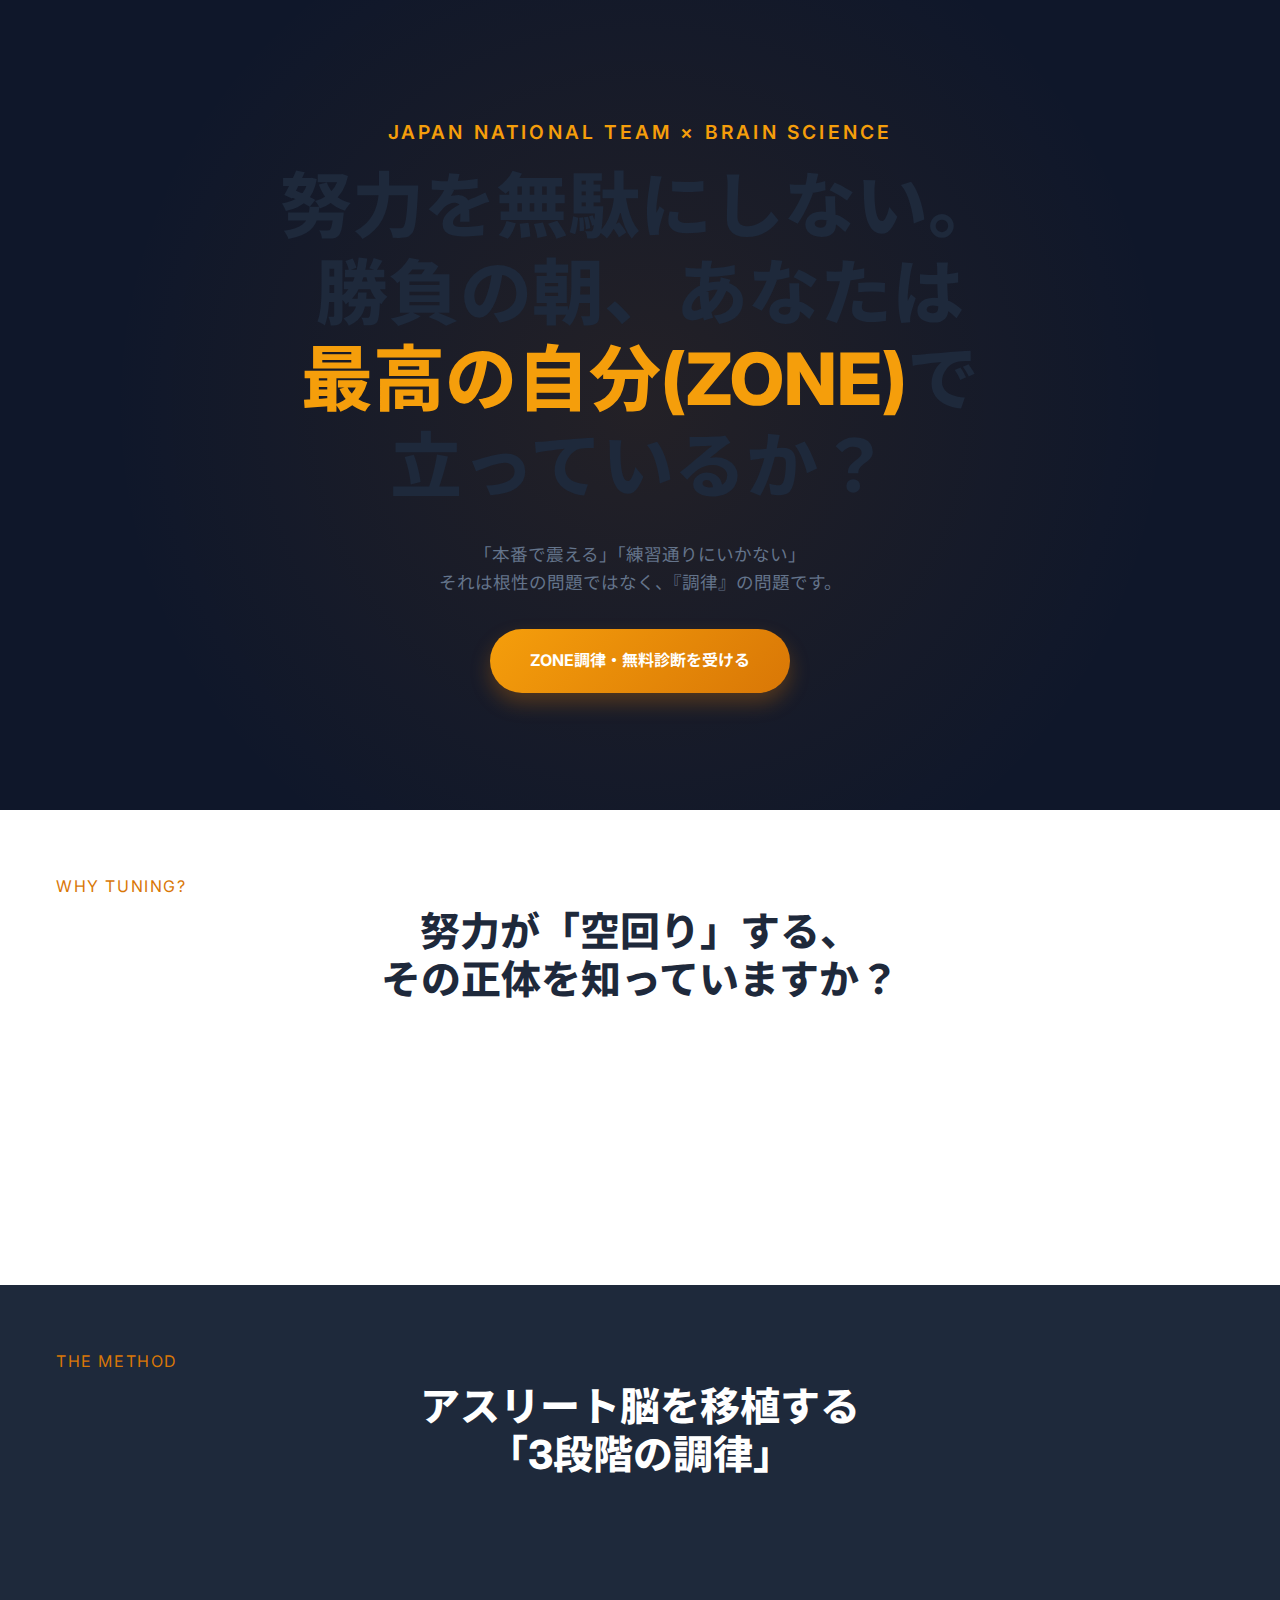
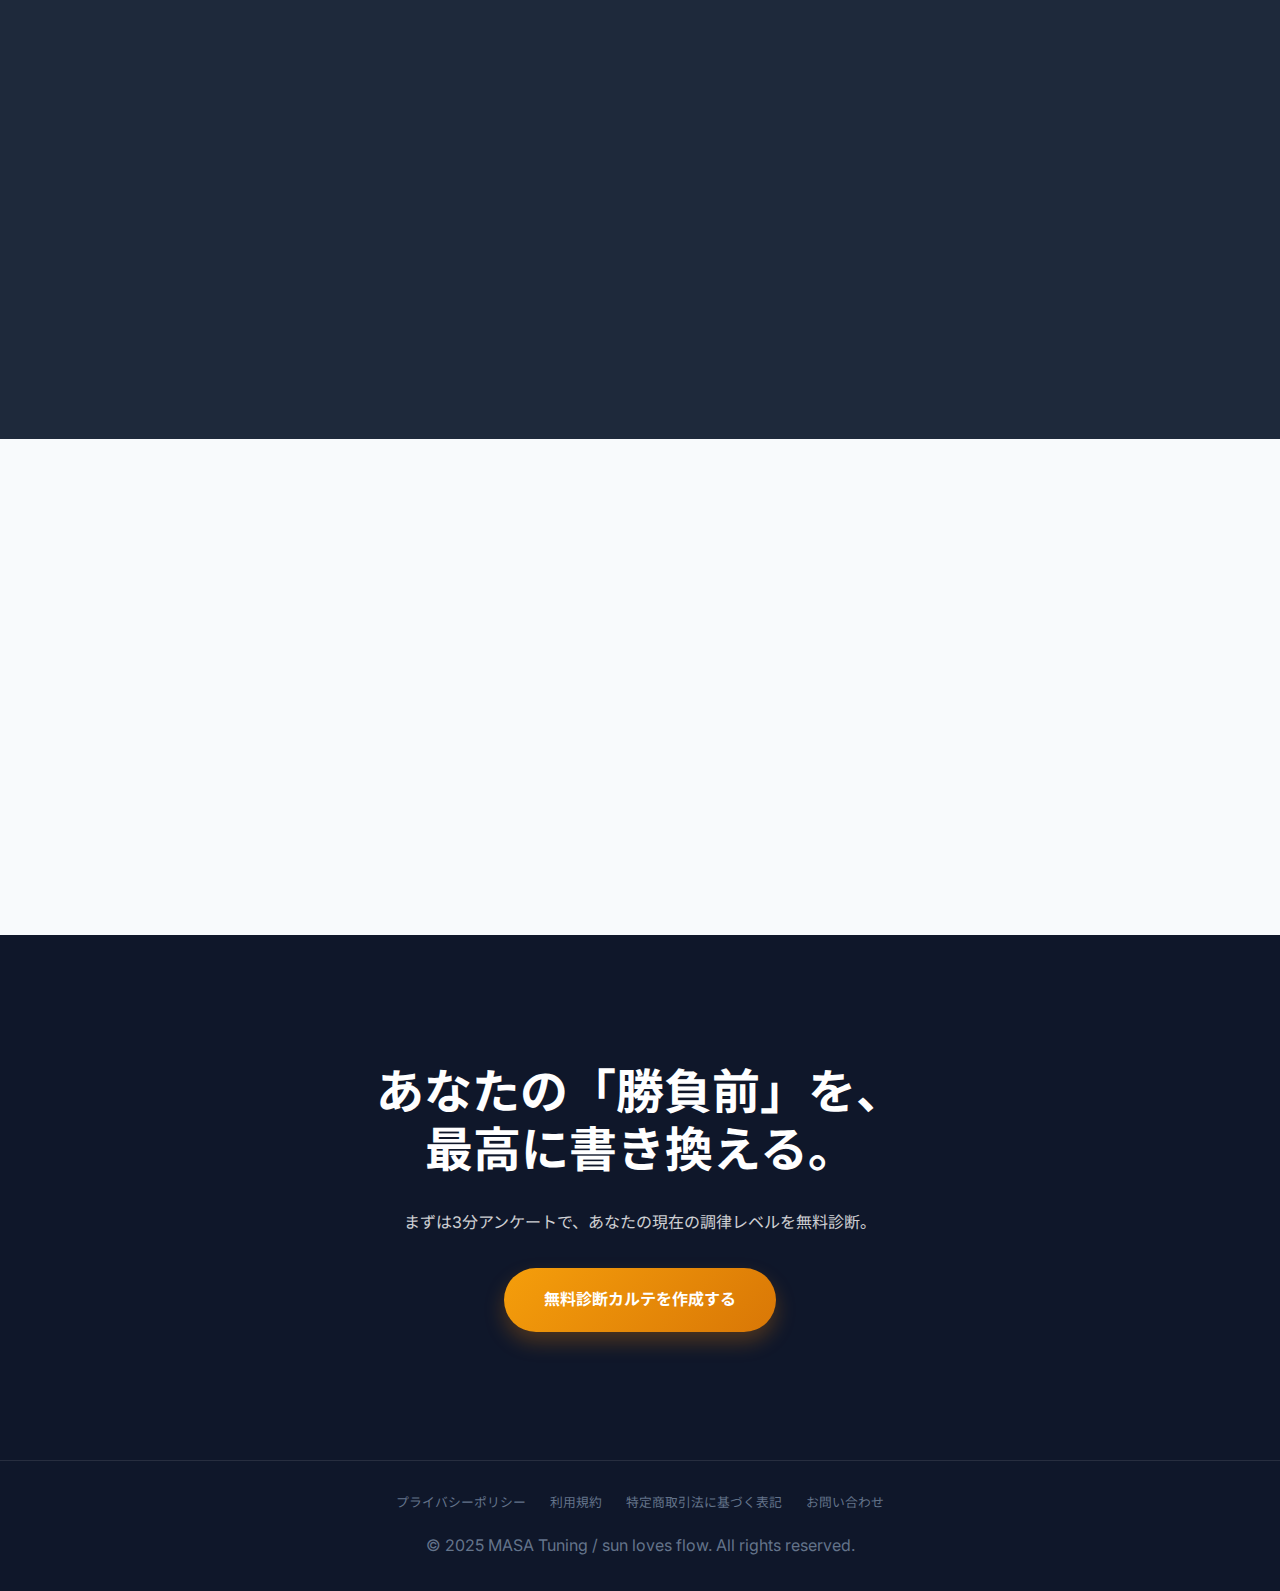
<file: index.html>
<!DOCTYPE html>
<html lang="ja">
<head>
    <meta charset="UTF-8">
    <meta name="viewport" content="width=device-width, initial-scale=1.0">
    <title>MASA Tuning - 勝負前の調律屋</title>
    <link rel="preconnect" href="https://fonts.googleapis.com">
    <link rel="preconnect" href="https://fonts.gstatic.com" crossorigin>
    <link href="https://fonts.googleapis.com/css2?family=Inter:wght@400;700;800&family=Noto+Sans+JP:wght@400;700;900&display=swap" rel="stylesheet">
    <link rel="stylesheet" href="css/styles.css">
</head>
<body>
    <!-- Hero Section -->
    <header class="hero">
        <div class="container hero-content">
            <p class="hero-tagline">JAPAN NATIONAL TEAM × BRAIN SCIENCE</p>
            <h1 class="hero-title">
                努力を無駄にしない。<br>
                勝負の朝、あなたは<br>
                <span style="color: var(--primary-light);">最高の自分(ZONE)</span>で<br>
                立っているか？
            </h1>
            <p class="hero-desc">
                「本番で震える」「練習通りにいかない」<br>
                それは根性の問題ではなく、『調律』の問題です。
            </p>
            <div class="hero-actions">
                <a href="#diagnosis" class="btn btn-primary">ZONE調律・無料診断を受ける</a>
            </div>
        </div>
    </header>

    <main>
        <!-- Problem Section -->
        <section class="problem" id="problem">
            <div class="container">
                <span class="section-accent">WHY TUNING?</span>
                <h2 class="section-title">努力が「空回り」する、<br>その正体を知っていますか？</h2>
                <div class="grid">
                    <div class="card">
                        <h3>01. 本番の震え</h3>
                        <p>練習では100%出せても、本番の空気に飲まれて体が固まってしまう。</p>
                    </div>
                    <div class="card">
                        <h3>02. 集中力の欠如</h3>
                        <p>雑念が入り、目の前の瞬間に没頭（FLOW）できない。</p>
                    </div>
                    <div class="card">
                        <h3>03. 蓄積する疲労</h3>
                        <p>大事な勝負の日に、心身のコンディションがピークに届かない。</p>
                    </div>
                </div>
            </div>
        </section>

        <!-- Method Section -->
        <section class="method" id="method">
            <div class="container">
                <span class="section-accent">THE METHOD</span>
                <h2 class="section-title">アスリート脳を移植する<br>「3段階の調律」</h2>
                <div class="method-list">
                    <div class="method-item">
                        <div class="method-number">01</div>
                        <div>
                            <h3>脳の調律 (Brain)</h3>
                            <p>視覚や前庭覚、神経系を刺激し、0.1秒で戦える脳の状態を作ります。</p>
                        </div>
                    </div>
                    <div class="method-item">
                        <div class="method-number">02</div>
                        <div>
                            <h3>体の調律 (Body)</h3>
                            <p>呼吸・姿勢・バイオメカニクスを整え、最小限の力で最大出力を引き出します。</p>
                        </div>
                    </div>
                    <div class="method-item">
                        <div class="method-number">03</div>
                        <div>
                            <h3>精神の調律 (Spirit)</h3>
                            <p>勝負前の「儀式」を確立し、どんな環境でも一瞬でZONEに入ります。</p>
                        </div>
                    </div>
                </div>
            </div>
        </section>

        <!-- Profile Section -->
        <section class="profile" id="profile">
            <div class="container">
                <div class="profile-content">
                    <div class="profile-image">
                        <!-- 写真を挿入可能 -->
                        MASA'S IMAGE
                    </div>
                    <div class="profile-text">
                        <span class="section-accent">WHO IS MASA?</span>
                        <h2 class="section-title">日本代表 × 脳科学 × フィジカル<br>勝負の地平を知る「調律屋」</h2>
                        <p>
                            「sun loves flow：和・太陽・流れ」を掲げ、
                            勝ち負けを超えた“整って勝つ/整って生きる”を文化にする活動を展開。<br><br>
                            アスリートからビジネスリーダーまで、
                            人生の「勝負前」を最高にするパートナーとして伴走します。
                        </p>
                    </div>
                </div>
            </div>
        </section>

        <!-- CTA Section -->
        <section class="cta" id="diagnosis">
            <div class="container">
                <h2>あなたの「勝負前」を、<br>最高に書き換える。</h2>
                <p style="margin-bottom: var(--space-md); opacity: 0.8;">まずは3分アンケートで、あなたの現在の調律レベルを無料診断。</p>
                <div class="hero-actions">
                    <a href="https://tally.so/r/YOUR_TALLY_ID" class="btn btn-primary">無料診断カルテを作成する</a>
                </div>
            </div>
        </section>
    </main>

    <footer>
        <div class="container">
            <div class="footer-links" style="margin-bottom: 20px; font-size: 0.8rem;">
                <a href="legal/privacy.html" style="color: var(--text-light); text-decoration: none; margin: 0 10px;">プライバシーポリシー</a>
                <a href="legal/terms.html" style="color: var(--text-light); text-decoration: none; margin: 0 10px;">利用規約</a>
                <a href="legal/tokushoho.html" style="color: var(--text-light); text-decoration: none; margin: 0 10px;">特定商取引法に基づく表記</a>
                <a href="legal/contact.html" style="color: var(--text-light); text-decoration: none; margin: 0 10px;">お問い合わせ</a>
            </div>
            <p>&copy; 2025 MASA Tuning / sun loves flow. All rights reserved.</p>
        </div>
    </footer>

    <script src="js/main.js"></script>
    <!-- antigravity connection test: 2025-12-25 -->
</body>
</html>
</file>
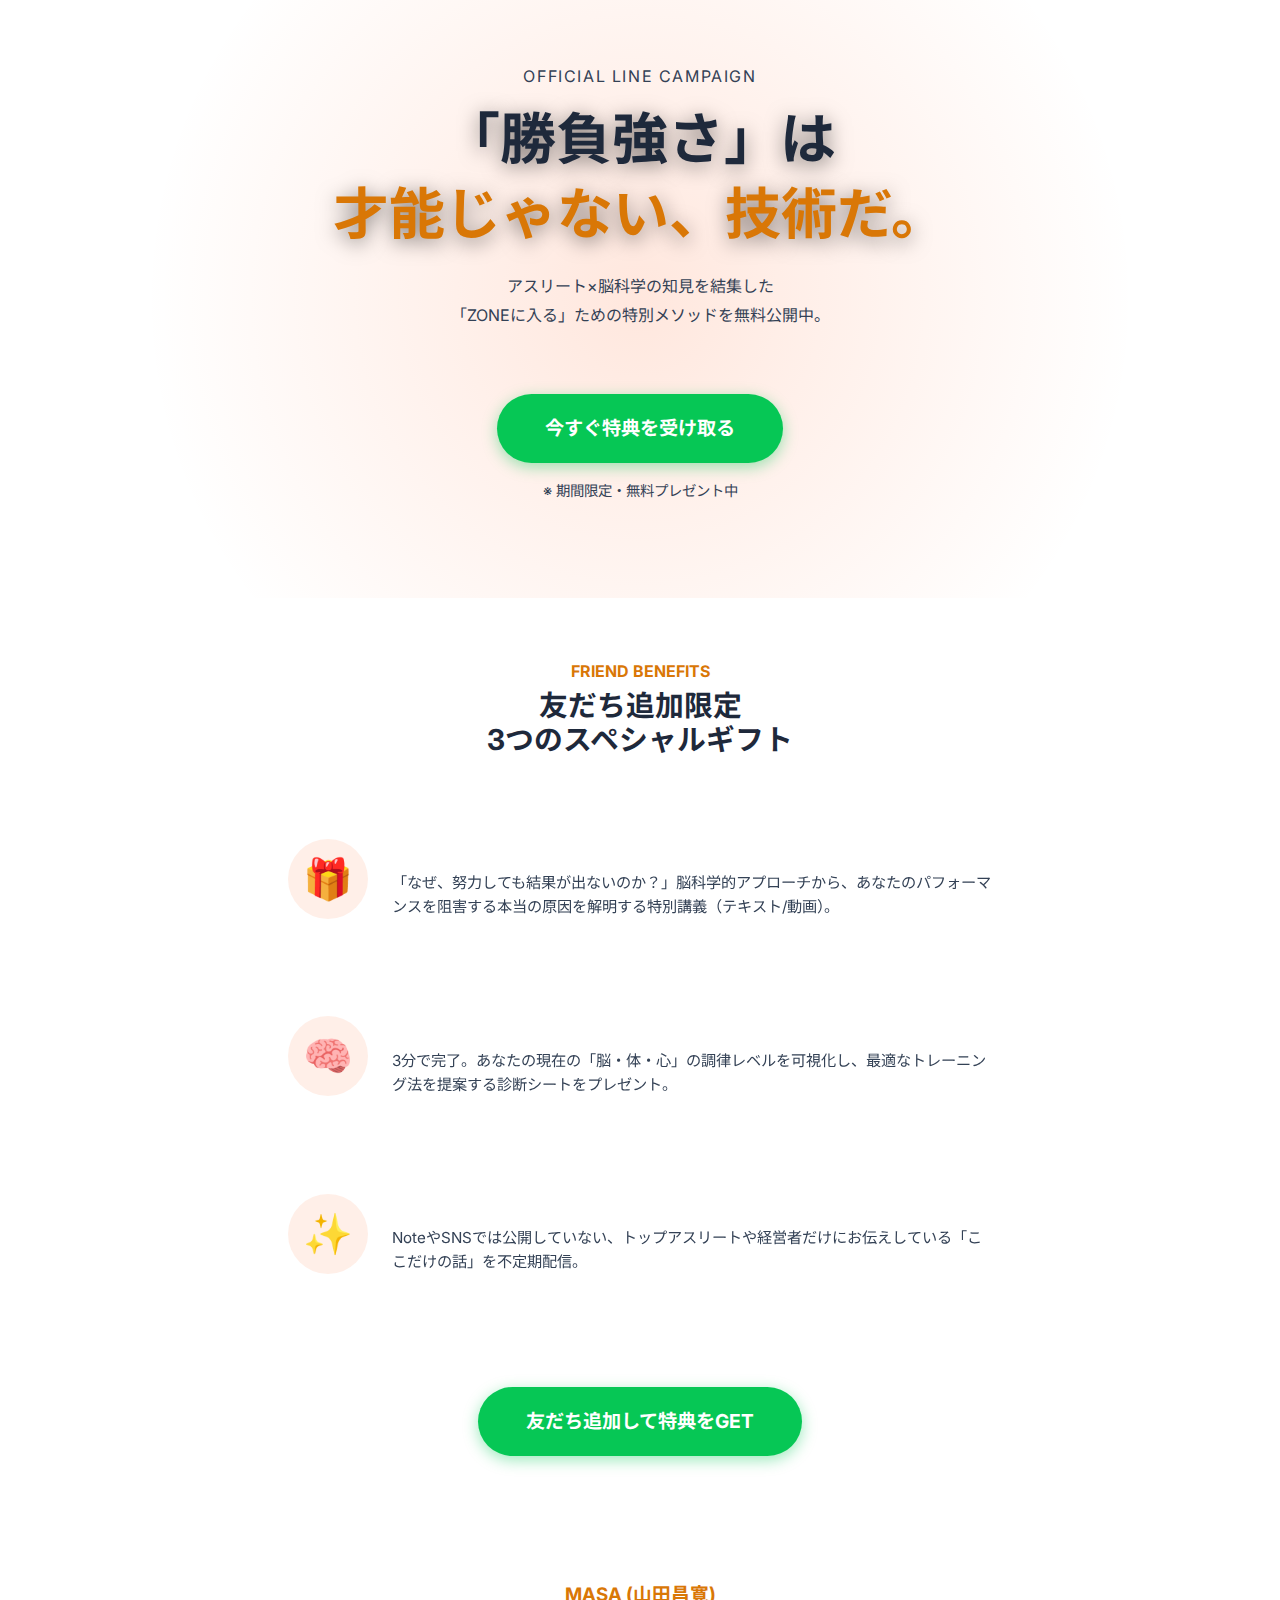
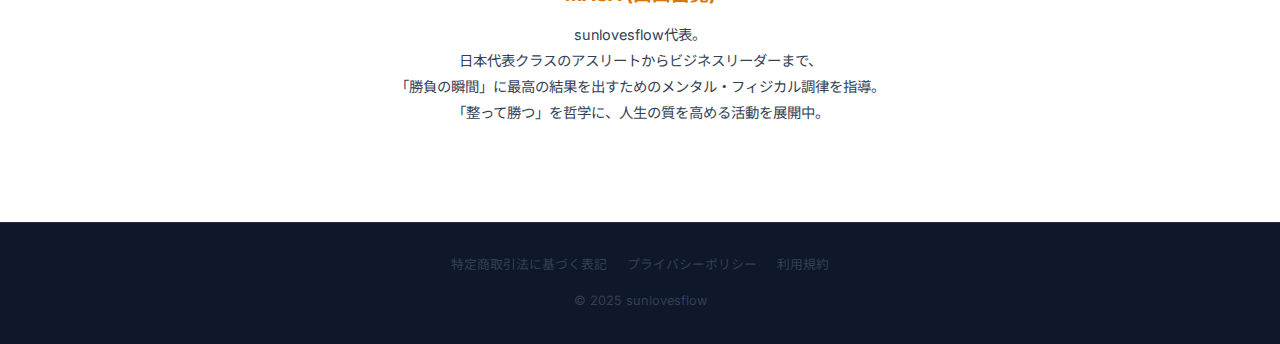
<file: line.html>
<!DOCTYPE html>
<html lang="ja">
<head>
    <meta charset="UTF-8">
    <meta name="viewport" content="width=device-width, initial-scale=1.0">
    <title>sunlovesflow - 公式LINE友だち追加キャンペーン</title>
    <link rel="preconnect" href="https://fonts.googleapis.com">
    <link rel="preconnect" href="https://fonts.gstatic.com" crossorigin>
    <link href="https://fonts.googleapis.com/css2?family=Inter:wght@400;700;800&family=Noto+Sans+JP:wght@400;700;900&display=swap" rel="stylesheet">
    <link rel="stylesheet" href="css/styles.css">
    <style>
        /* Page-specific overrides for Line LP */
        body {
            display: block; /* Override flex centered layout from index */
            background-color: var(--bg);
            min-height: auto;
        }
        .lp-header {
            text-align: center;
            padding: 4rem 1rem;
            background: radial-gradient(circle at center, rgba(255, 95, 31, 0.15) 0%, transparent 70%);
        }
        .lp-header h1 {
            font-size: clamp(2rem, 5vw, 3.5rem);
            line-height: 1.2;
            margin-bottom: 1.5rem;
            text-shadow: 0 4px 20px rgba(0,0,0,0.5);
        }
        .highlight {
            color: var(--primary);
            display: block;
            margin-top: 0.5rem;
        }
        .cta-section {
            text-align: center;
            padding: 2rem 1rem;
        }
        .line-btn {
            display: inline-block;
            background-color: #06C755; /* LINE Green */
            color: white;
            font-weight: 700;
            font-size: 1.2rem;
            padding: 1.2rem 3rem;
            border-radius: 99px;
            text-decoration: none;
            box-shadow: 0 4px 15px rgba(6, 199, 85, 0.4);
            transition: transform 0.2s, box-shadow 0.2s;
            animation: pulse 2s infinite;
        }
        .line-btn:hover {
            transform: translateY(-2px);
            box-shadow: 0 6px 20px rgba(6, 199, 85, 0.6);
        }
        @keyframes pulse {
            0% { box-shadow: 0 0 0 0 rgba(6, 199, 85, 0.7); }
            70% { box-shadow: 0 0 0 15px rgba(6, 199, 85, 0); }
            100% { box-shadow: 0 0 0 0 rgba(6, 199, 85, 0); }
        }
        .gifts-section {
            max-width: 800px;
            margin: 4rem auto;
            padding: 0 1rem;
        }
        .gift-card {
            background: rgba(255, 255, 255, 0.05);
            border: 1px solid var(--border);
            border-radius: 16px;
            padding: 2rem;
            margin-bottom: 2rem;
            display: flex;
            align-items: center;
            gap: 1.5rem;
            backdrop-filter: blur(10px);
        }
        .gift-icon {
            font-size: 2.5rem;
            color: var(--primary);
            background: rgba(255, 95, 31, 0.1);
            width: 80px;
            height: 80px;
            display: flex;
            align-items: center;
            justify-content: center;
            border-radius: 50%;
            flex-shrink: 0;
        }
        .gift-content h3 {
            margin: 0 0 0.5rem 0;
            font-size: 1.3rem;
            color: white;
        }
        .gift-content p {
            margin: 0;
            color: var(--text-dim);
            font-size: 0.95rem;
        }
        .profile-mini {
            max-width: 600px;
            margin: 4rem auto;
            text-align: center;
            padding: 2rem;
            border-top: 1px solid var(--border);
        }
        .footer-links {
            text-align: center;
            padding: 2rem;
            font-size: 0.8rem;
            color: var(--text-dim);
        }
        .footer-links a {
            color: var(--text-dim);
            text-decoration: none;
            margin: 0 0.5rem;
        }
    </style>
</head>
<body>

    <header class="lp-header">
        <p style="color: var(--text-dim); letter-spacing: 0.1em; margin-bottom: 1rem;">OFFICIAL LINE CAMPAIGN</p>
        <h1>
            「勝負強さ」は<br>
            <span class="highlight">才能じゃない、技術だ。</span>
        </h1>
        <p style="max-width: 600px; margin: 0 auto 2rem; line-height: 1.8;">
            アスリート×脳科学の知見を結集した<br>
            「ZONEに入る」ための特別メソッドを無料公開中。
        </p>
        <div class="cta-section">
            <a href="https://line.me/R/ti/p/@YOUR_LINE_ID" class="line-btn">
                今すぐ特典を受け取る
            </a>
            <p style="margin-top: 1rem; font-size: 0.9rem; color: var(--text-dim);">※ 期間限定・無料プレゼント中</p>
        </div>
    </header>

    <section class="gifts-section">
        <h2 style="text-align: center; margin-bottom: 3rem; font-size: 1.8rem;">
            <span style="color: var(--primary); font-size: 1rem; display: block; margin-bottom: 0.5rem;">FRIEND BENEFITS</span>
            友だち追加限定<br>3つのスペシャルギフト
        </h2>

        <div class="gift-card">
            <div class="gift-icon">🎁</div>
            <div class="gift-content">
                <h3>Gift 01. 5日間集中講義</h3>
                <p>「なぜ、努力しても結果が出ないのか？」脳科学的アプローチから、あなたのパフォーマンスを阻害する本当の原因を解明する特別講義（テキスト/動画）。</p>
            </div>
        </div>

        <div class="gift-card">
            <div class="gift-icon">🧠</div>
            <div class="gift-content">
                <h3>Gift 02. "ZONE"診断シート</h3>
                <p>3分で完了。あなたの現在の「脳・体・心」の調律レベルを可視化し、最適なトレーニング法を提案する診断シートをプレゼント。</p>
            </div>
        </div>

        <div class="gift-card">
            <div class="gift-icon">✨</div>
            <div class="gift-content">
                <h3>Gift 03. シークレットコラム</h3>
                <p>NoteやSNSでは公開していない、トップアスリートや経営者だけにお伝えしている「ここだけの話」を不定期配信。</p>
            </div>
        </div>
        
        <div class="cta-section" style="margin-top: 3rem;">
            <a href="https://line.me/R/ti/p/@YOUR_LINE_ID" class="line-btn">
                友だち追加して特典をGET
            </a>
        </div>
    </section>

    <div class="profile-mini">
        <h3 style="color: var(--primary); margin-bottom: 1rem;">MASA (山田昌寛)</h3>
        <p style="font-size: 0.9rem; line-height: 1.8;">
            sunlovesflow代表。<br>
            日本代表クラスのアスリートからビジネスリーダーまで、<br>
            「勝負の瞬間」に最高の結果を出すためのメンタル・フィジカル調律を指導。<br>
            「整って勝つ」を哲学に、人生の質を高める活動を展開中。
        </p>
    </div>

    <footer class="footer-links">
        <div style="margin-bottom: 1rem;">
            <a href="legal.html">特定商取引法に基づく表記</a>
            <a href="privacy.html">プライバシーポリシー</a>
            <a href="terms.html">利用規約</a>
        </div>
        &copy; 2025 sunlovesflow
    </footer>

</body>
</html>
</file>
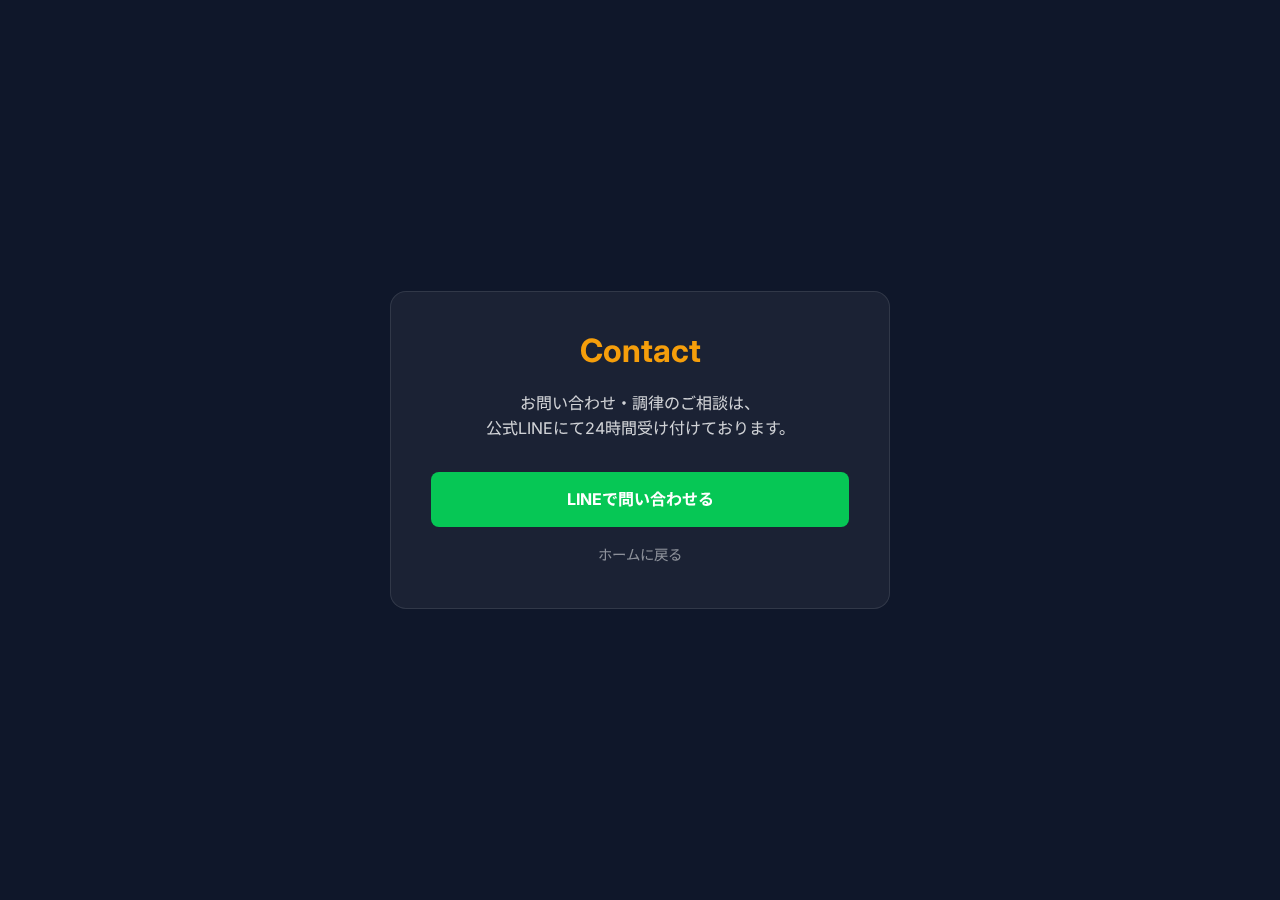
<file: legal/contact.html>
<!DOCTYPE html>
<html lang="ja">
<head>
    <meta charset="UTF-8">
    <meta name="viewport" content="width=device-width, initial-scale=1.0">
    <title>お問い合わせ - MASA Tuning</title>
    <link href="https://fonts.googleapis.com/css2?family=Inter:wght@400;700&family=Noto+Sans+JP:wght@400;700&display=swap" rel="stylesheet">
    <link rel="stylesheet" href="../css/styles.css">
    <style>
        body { background: var(--dark); color: white; min-height: 100vh; display: flex; align-items: center; justify-content: center; padding: 20px; }
        .contact-card { background: rgba(255,255,255,0.05); backdrop-filter: blur(10px); padding: 40px; border-radius: 16px; width: 100%; max-width: 500px; text-align: center; border: 1px solid rgba(255,255,255,0.1); }
        h1 { margin-bottom: 20px; color: var(--primary-light); }
        p { margin-bottom: 30px; opacity: 0.8; }
        .contact-btn { display: block; background: #06C755; color: white; padding: 15px; border-radius: 8px; text-decoration: none; font-weight: bold; margin-bottom: 15px; transition: transform 0.2s; }
        .contact-btn:hover { transform: scale(1.02); }
        .back-link { color: white; opacity: 0.5; text-decoration: none; font-size: 0.9rem; }
    </style>
</head>
<body>
    <div class="contact-card">
        <h1>Contact</h1>
        <p>お問い合わせ・調律のご相談は、<br>公式LINEにて24時間受け付けております。</p>
        <a href="YOUR_LINE_URL" class="contact-btn">LINEで問い合わせる</a>
        <a href="../index.html" class="back-link">ホームに戻る</a>
    </div>
</body>
</html>
</file>
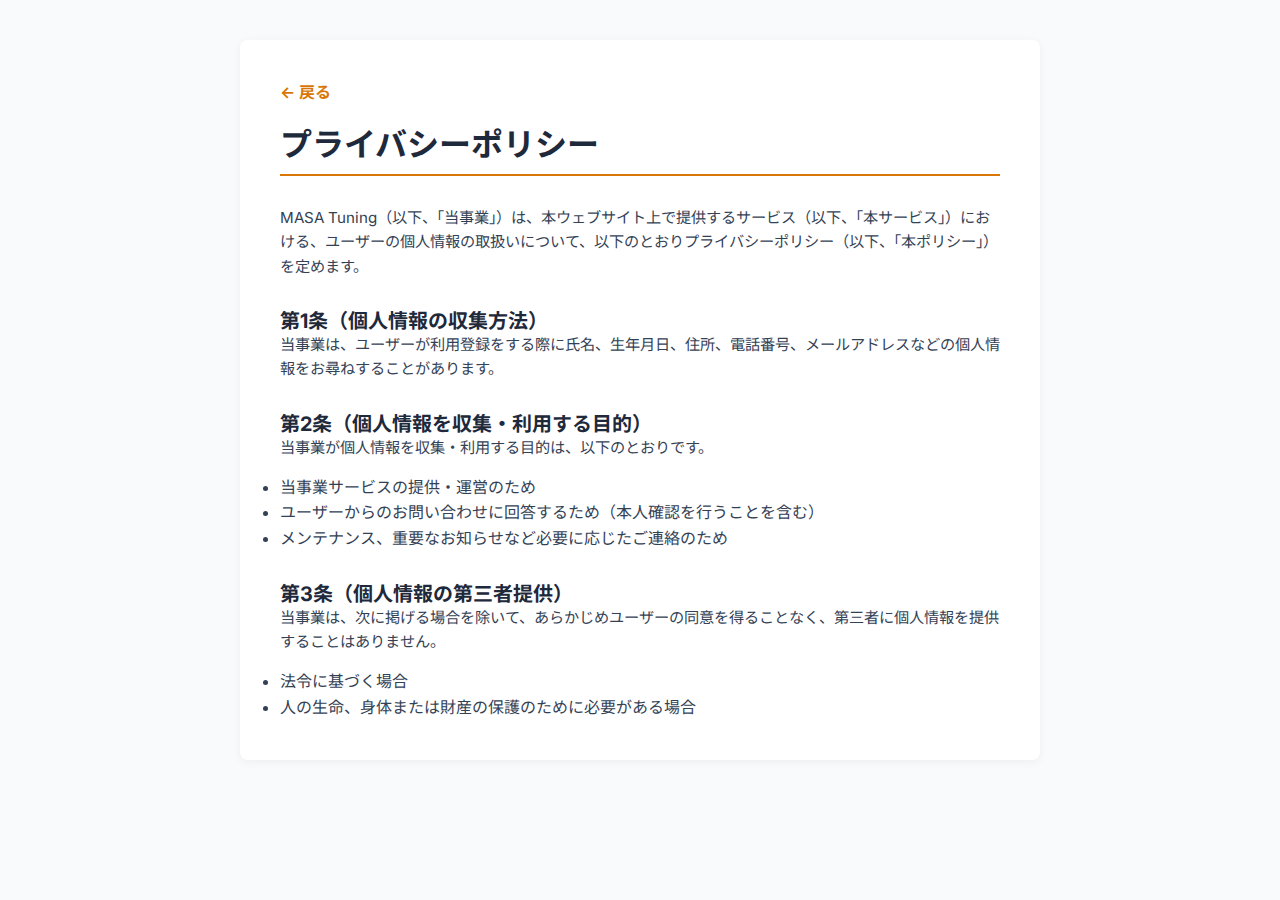
<file: legal/privacy.html>
<!DOCTYPE html>
<html lang="ja">
<head>
    <meta charset="UTF-8">
    <meta name="viewport" content="width=device-width, initial-scale=1.0">
    <title>プライバシーポリシー - MASA Tuning</title>
    <link href="https://fonts.googleapis.com/css2?family=Inter:wght@400;700&family=Noto+Sans+JP:wght@400;700&display=swap" rel="stylesheet">
    <link rel="stylesheet" href="../css/styles.css">
    <style>
        body { background: var(--light); color: var(--text); padding: 40px 20px; }
        .legal-container { max-width: 800px; margin: 0 auto; background: white; padding: 40px; border-radius: 8px; box-shadow: 0 2px 10px rgba(0,0,0,0.05); }
        h1 { border-bottom: 2px solid var(--primary); padding-bottom: 10px; margin-bottom: 30px; }
        h2 { margin-top: 30px; font-size: 1.25rem; color: var(--secondary); }
        p { margin-bottom: 15px; font-size: 0.95rem; }
        .back-link { display: inline-block; margin-bottom: 20px; color: var(--primary); text-decoration: none; font-weight: bold; }
    </style>
</head>
<body>
    <div class="legal-container">
        <a href="../index.html" class="back-link">← 戻る</a>
        <h1>プライバシーポリシー</h1>
        <p>MASA Tuning（以下、「当事業」）は、本ウェブサイト上で提供するサービス（以下、「本サービス」）における、ユーザーの個人情報の取扱いについて、以下のとおりプライバシーポリシー（以下、「本ポリシー」）を定めます。</p>

        <h2>第1条（個人情報の収集方法）</h2>
        <p>当事業は、ユーザーが利用登録をする際に氏名、生年月日、住所、電話番号、メールアドレスなどの個人情報をお尋ねすることがあります。</p>

        <h2>第2条（個人情報を収集・利用する目的）</h2>
        <p>当事業が個人情報を収集・利用する目的は、以下のとおりです。</p>
        <ul>
            <li>当事業サービスの提供・運営のため</li>
            <li>ユーザーからのお問い合わせに回答するため（本人確認を行うことを含む）</li>
            <li>メンテナンス、重要なお知らせなど必要に応じたご連絡のため</li>
        </ul>

        <h2>第3条（個人情報の第三者提供）</h2>
        <p>当事業は、次に掲げる場合を除いて、あらかじめユーザーの同意を得ることなく、第三者に個人情報を提供することはありません。</p>
        <ul>
            <li>法令に基づく場合</li>
            <li>人の生命、身体または財産の保護のために必要がある場合</li>
        </ul>
    </div>
</body>
</html>
</file>
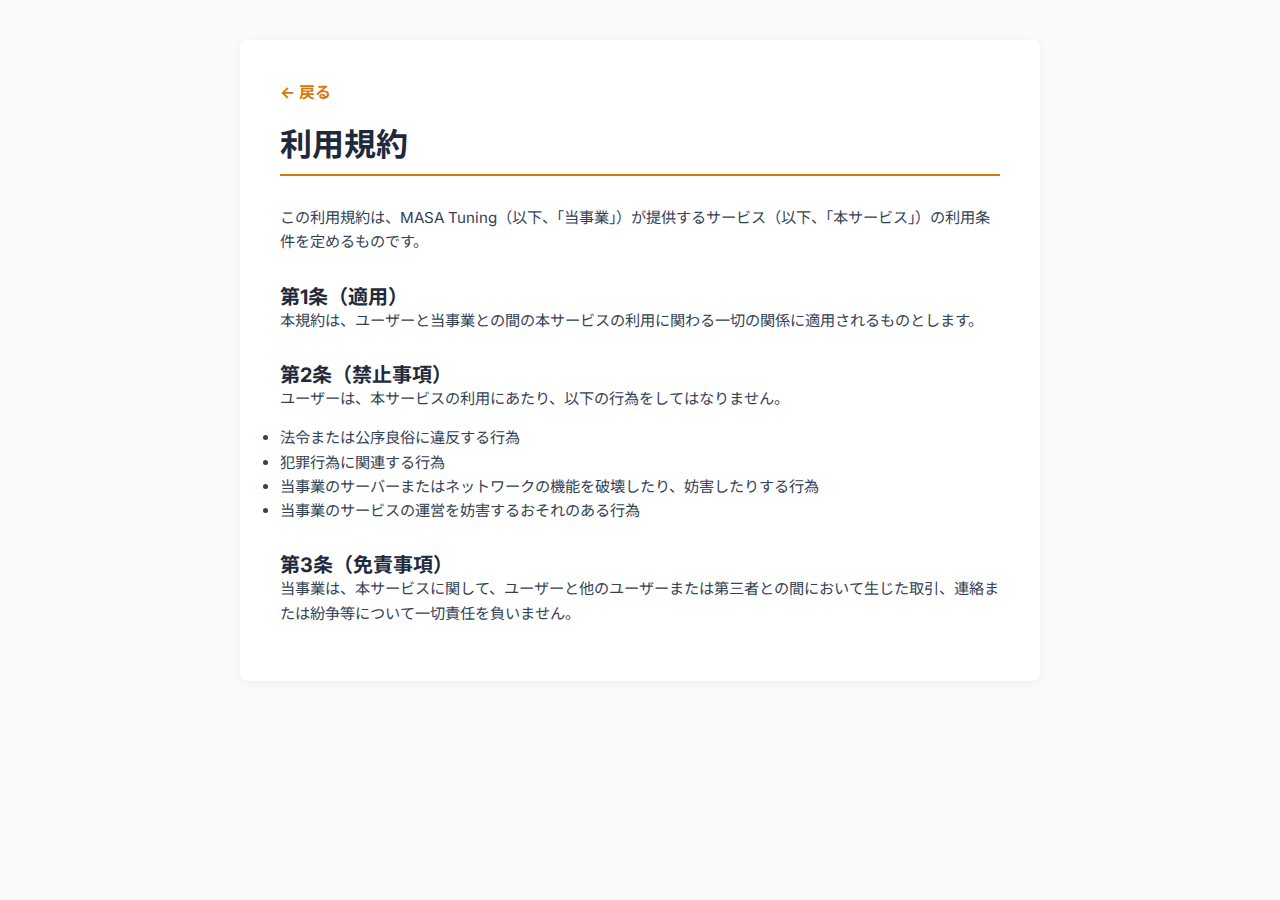
<file: legal/terms.html>
<!DOCTYPE html>
<html lang="ja">
<head>
    <meta charset="UTF-8">
    <meta name="viewport" content="width=device-width, initial-scale=1.0">
    <title>法的表記 - MASA Tuning</title>
    <link href="https://fonts.googleapis.com/css2?family=Inter:wght@400;700&family=Noto+Sans+JP:wght@400;700&display=swap" rel="stylesheet">
    <link rel="stylesheet" href="../css/styles.css">
    <style>
        body { background: var(--light); color: var(--text); padding: 40px 20px; }
        .legal-container { max-width: 800px; margin: 0 auto; background: white; padding: 40px; border-radius: 8px; box-shadow: 0 2px 10px rgba(0,0,0,0.05); }
        h1 { border-bottom: 2px solid var(--primary); padding-bottom: 10px; margin-bottom: 30px; }
        h2 { margin-top: 30px; font-size: 1.25rem; color: var(--secondary); }
        p, ul { margin-bottom: 15px; font-size: 0.95rem; }
        .back-link { display: inline-block; margin-bottom: 20px; color: var(--primary); text-decoration: none; font-weight: bold; }
    </style>
</head>
<body>
    <div class="legal-container">
        <a href="../index.html" class="back-link">← 戻る</a>
        <h1>利用規約</h1>
        <p>この利用規約は、MASA Tuning（以下、「当事業」）が提供するサービス（以下、「本サービス」）の利用条件を定めるものです。</p>
        
        <h2>第1条（適用）</h2>
        <p>本規約は、ユーザーと当事業との間の本サービスの利用に関わる一切の関係に適用されるものとします。</p>

        <h2>第2条（禁止事項）</h2>
        <p>ユーザーは、本サービスの利用にあたり、以下の行為をしてはなりません。</p>
        <ul>
            <li>法令または公序良俗に違反する行為</li>
            <li>犯罪行為に関連する行為</li>
            <li>当事業のサーバーまたはネットワークの機能を破壊したり、妨害したりする行為</li>
            <li>当事業のサービスの運営を妨害するおそれのある行為</li>
        </ul>

        <h2>第3条（免責事項）</h2>
        <p>当事業は、本サービスに関して、ユーザーと他のユーザーまたは第三者との間において生じた取引、連絡または紛争等について一切責任を負いません。</p>
    </div>
</body>
</html>
</file>
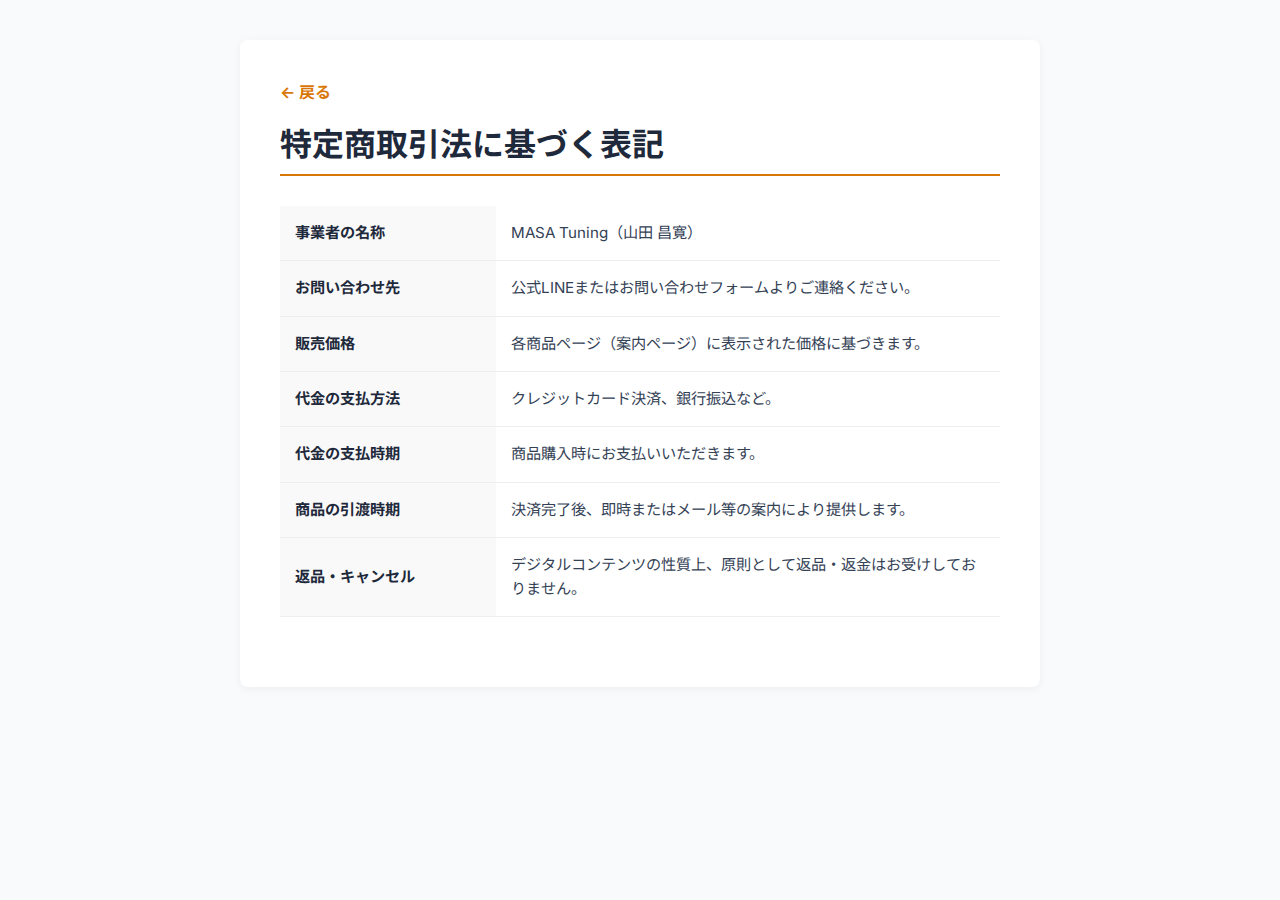
<file: legal/tokushoho.html>
<!DOCTYPE html>
<html lang="ja">
<head>
    <meta charset="UTF-8">
    <meta name="viewport" content="width=device-width, initial-scale=1.0">
    <title>特定商取引法に基づく表記 - MASA Tuning</title>
    <link href="https://fonts.googleapis.com/css2?family=Inter:wght@400;700&family=Noto+Sans+JP:wght@400;700&display=swap" rel="stylesheet">
    <link rel="stylesheet" href="../css/styles.css">
    <style>
        body { background: var(--light); color: var(--text); padding: 40px 20px; }
        .legal-container { max-width: 800px; margin: 0 auto; background: white; padding: 40px; border-radius: 8px; box-shadow: 0 2px 10px rgba(0,0,0,0.05); }
        h1 { border-bottom: 2px solid var(--primary); padding-bottom: 10px; margin-bottom: 30px; }
        table { width: 100%; border-collapse: collapse; margin-bottom: 30px; }
        th, td { text-align: left; padding: 15px; border-bottom: 1px solid #eee; font-size: 0.95rem; }
        th { width: 30%; background: #f9f9f9; color: var(--secondary); }
        .back-link { display: inline-block; margin-bottom: 20px; color: var(--primary); text-decoration: none; font-weight: bold; }
    </style>
</head>
<body>
    <div class="legal-container">
        <a href="../index.html" class="back-link">← 戻る</a>
        <h1>特定商取引法に基づく表記</h1>
        <table>
            <tr>
                <th>事業者の名称</th>
                <td>MASA Tuning（山田 昌寛）</td>
            </tr>
            <tr>
                <th>お問い合わせ先</th>
                <td>公式LINEまたはお問い合わせフォームよりご連絡ください。</td>
            </tr>
            <tr>
                <th>販売価格</th>
                <td>各商品ページ（案内ページ）に表示された価格に基づきます。</td>
            </tr>
            <tr>
                <th>代金の支払方法</th>
                <td>クレジットカード決済、銀行振込など。</td>
            </tr>
            <tr>
                <th>代金の支払時期</th>
                <td>商品購入時にお支払いいただきます。</td>
            </tr>
            <tr>
                <th>商品の引渡時期</th>
                <td>決済完了後、即時またはメール等の案内により提供します。</td>
            </tr>
            <tr>
                <th>返品・キャンセル</th>
                <td>デジタルコンテンツの性質上、原則として返品・返金はお受けしておりません。</td>
            </tr>
        </table>
    </div>
</body>
</html>
</file>
<file: css/styles.css>
:root {
  /* Colors */
  --primary: #D97706;
  --primary-light: #F59E0B;
  --secondary: #1E293B;
  --dark: #0F172A;
  --light: #F8FAFC;
  --text: #334155;
  --text-light: #64748B;
  --white: #FFFFFF;
  
  /* Gradation */
  --grad-sun: linear-gradient(135deg, #F59E0B 0%, #D97706 100%);
  --grad-flow: linear-gradient(180deg, rgba(255,255,255,0) 0%, rgba(248,250,252,1) 100%);

  /* Spacing */
  --space-xs: 0.5rem;
  --space-sm: 1rem;
  --space-md: 2rem;
  --space-lg: 4rem;
  --space-xl: 8rem;
}

html {
  scroll-behavior: smooth;
}

* {
  margin: 0;
  padding: 0;
  box-sizing: border-box;
}

body {
  font-family: 'Inter', 'Noto Sans JP', sans-serif;
  color: var(--text);
  background-color: var(--light);
  line-height: 1.6;
  overflow-x: hidden;
}

h1, h2, h3 {
  color: var(--secondary);
  line-height: 1.2;
}

.container {
  width: 100%;
  max-width: 1200px;
  margin: 0 auto;
  padding: 0 var(--space-sm);
}

/* Sections */
section {
  padding: var(--space-lg) 0;
}

/* Hero Section */
.hero {
  min-height: 90vh;
  display: flex;
  align-items: center;
  justify-content: center;
  text-align: center;
  background: var(--dark);
  color: var(--white);
  position: relative;
  overflow: hidden;
}

.hero::after {
  content: '';
  position: absolute;
  top: 0;
  left: 0;
  right: 0;
  bottom: 0;
  background: radial-gradient(circle at center, rgba(217, 119, 6, 0.1) 0%, transparent 70%);
}

.hero-content {
  position: relative;
  z-index: 10;
}

.hero-tagline {
  font-size: 1.2rem;
  font-weight: 600;
  color: var(--primary-light);
  margin-bottom: var(--space-sm);
  letter-spacing: 0.2rem;
}

.hero-title {
  font-size: clamp(2.5rem, 8vw, 4.5rem);
  margin-bottom: var(--space-md);
  font-weight: 800;
}

.hero-desc {
  font-size: 1.1rem;
  color: var(--text-light);
  max-width: 600px;
  margin: 0 auto var(--space-md);
}

/* Buttons */
.btn {
  display: inline-block;
  padding: 1.2rem 2.5rem;
  border-radius: 999px;
  font-weight: 700;
  text-decoration: none;
  transition: all 0.3s ease;
  cursor: pointer;
}

.btn-primary {
  background: var(--grad-sun);
  color: var(--white);
  box-shadow: 0 10px 20px rgba(217, 119, 6, 0.3);
}

.btn-primary:hover {
  transform: translateY(-3px);
  box-shadow: 0 15px 30px rgba(217, 119, 6, 0.4);
}

/* Sections Common */
.section-title {
  font-size: 2.5rem;
  text-align: center;
  margin-bottom: var(--space-lg);
  font-weight: 800;
}

.section-accent {
  color: var(--primary);
  display: block;
  font-size: 1rem;
  letter-spacing: 0.1em;
  margin-bottom: 0.5rem;
}

/* Problem Section */
.problem {
  background: var(--white);
}

.grid {
  display: grid;
  grid-template-columns: repeat(auto-fit, minmax(300px, 1fr));
  gap: var(--space-md);
}

.card {
  padding: var(--space-md);
  background: var(--light);
  border-radius: 1rem;
  transition: transform 0.3s ease;
}

.card:hover {
  transform: translateY(-5px);
}

.card h3 {
  margin-bottom: var(--space-sm);
  color: var(--primary);
}

/* Method Section */
.method {
  background: var(--secondary);
  color: var(--white);
}

.method .section-title {
  color: var(--white);
}

.method-item {
  display: flex;
  align-items: flex-start;
  margin-bottom: var(--space-md);
  background: rgba(255, 255, 255, 0.05);
  padding: var(--space-md);
  border-radius: 1rem;
  border-left: 4px solid var(--primary);
}

.method-number {
  font-size: 2rem;
  font-weight: 900;
  color: var(--primary);
  margin-right: var(--space-md);
  line-height: 1;
}

/* Profile Section */
.profile {
  background: var(--light);
}

.profile-content {
  display: flex;
  align-items: center;
  gap: var(--space-lg);
  flex-wrap: wrap;
}

.profile-image {
  flex: 1;
  min-width: 300px;
  background: var(--grad-sun);
  aspect-ratio: 1;
  border-radius: 2rem;
  display: flex;
  align-items: center;
  justify-content: center;
  font-weight: 800;
  color: white;
}

.profile-text {
  flex: 2;
  min-width: 300px;
}

/* CTA Section */
.cta {
  text-align: center;
  background: var(--dark);
  color: var(--white);
  padding: var(--space-xl) 0;
}

.cta h2 {
  font-size: 3rem;
  margin-bottom: var(--space-md);
  color: var(--white);
}

/* Footer */
footer {
  padding: var(--space-md) 0;
  text-align: center;
  background: var(--dark);
  color: var(--text-light);
  border-top: 1px solid rgba(255, 255, 255, 0.1);
}

/* Animations */
@keyframes fadeInUp {
  from {
    opacity: 0;
    transform: translateY(30px);
  }
  to {
    opacity: 1;
    transform: translateY(0);
  }
}

.hero-content {
  animation: fadeInUp 1s ease-out;
}

.reveal {
  opacity: 0;
  transform: translateY(30px);
  transition: all 0.8s ease-out;
}

.reveal.active {
  opacity: 1;
  transform: translateY(0);
}

/* Responsive */
@media (max-width: 768px) {
  :root {
    --space-lg: 3rem;
  }
  .section-title {
    font-size: 2rem;
  }
  .hero-title {
    font-size: 2.2rem;
  }
}
</file>
